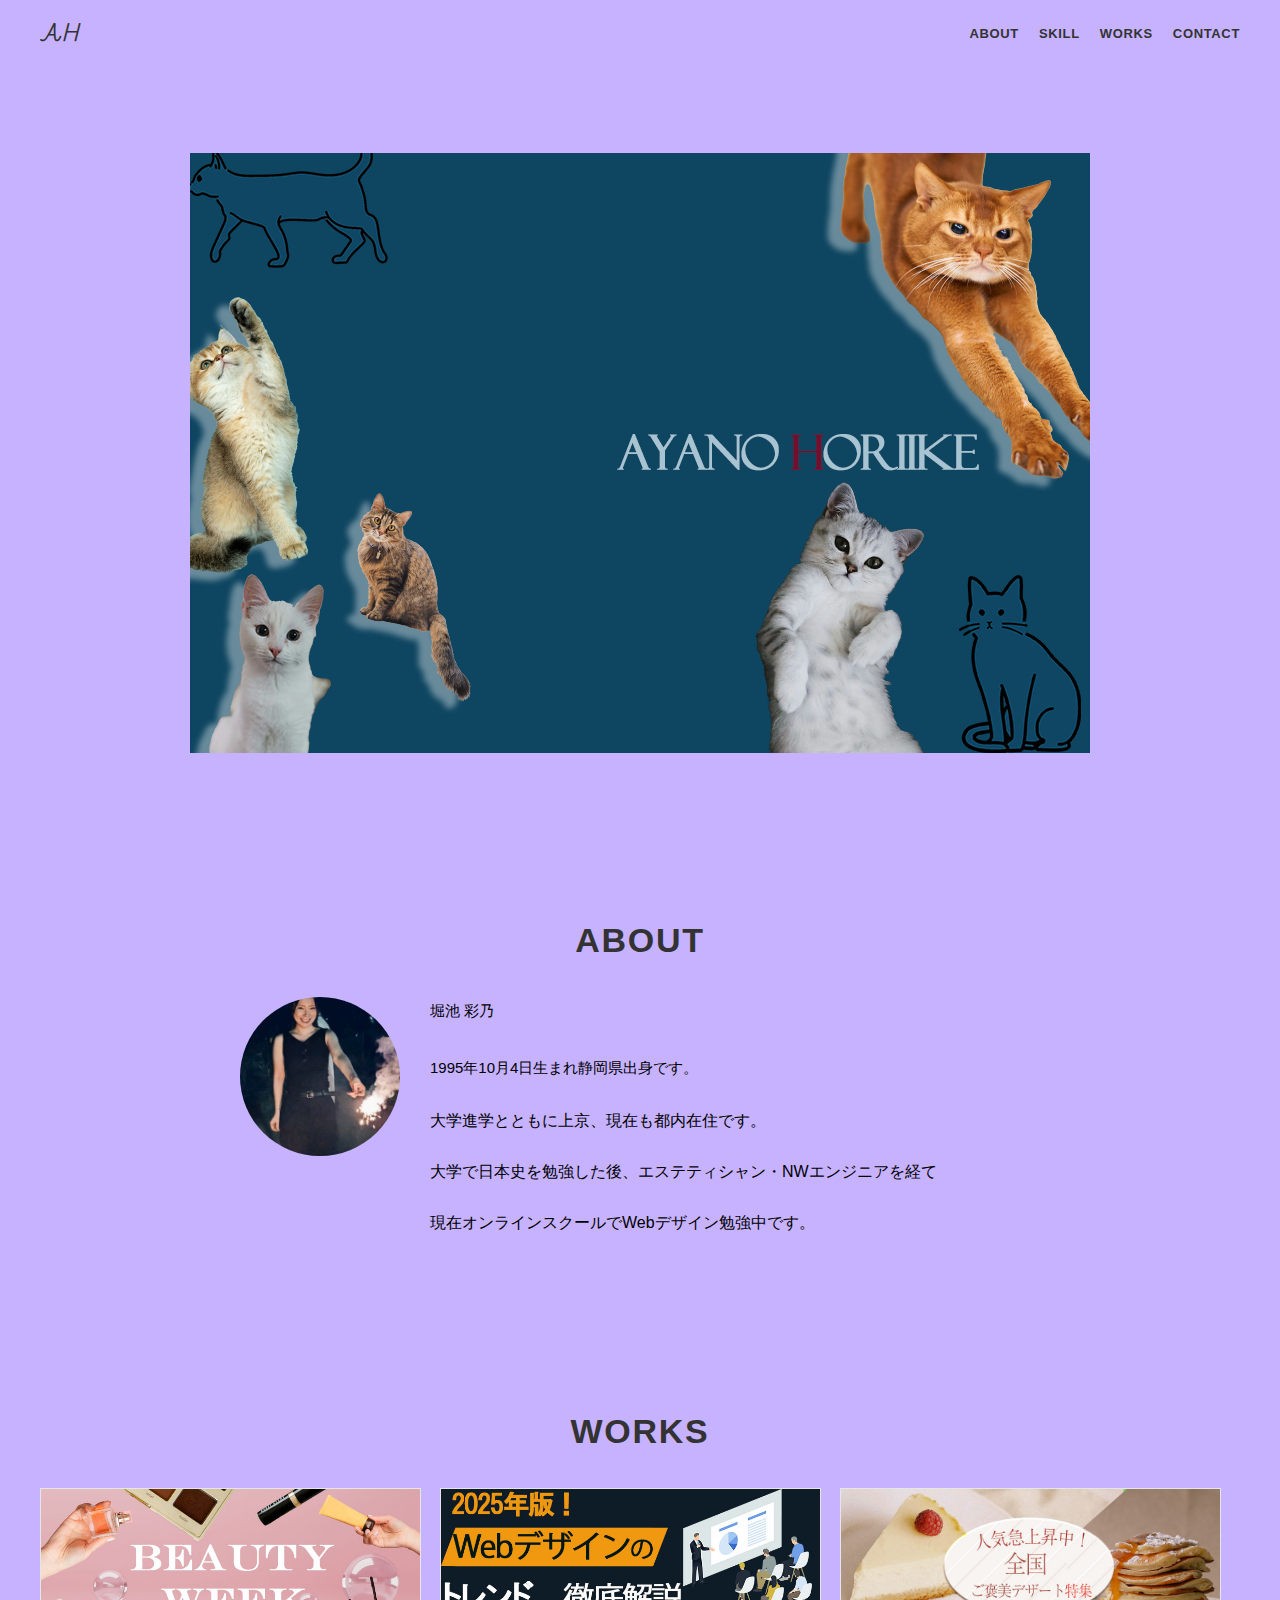
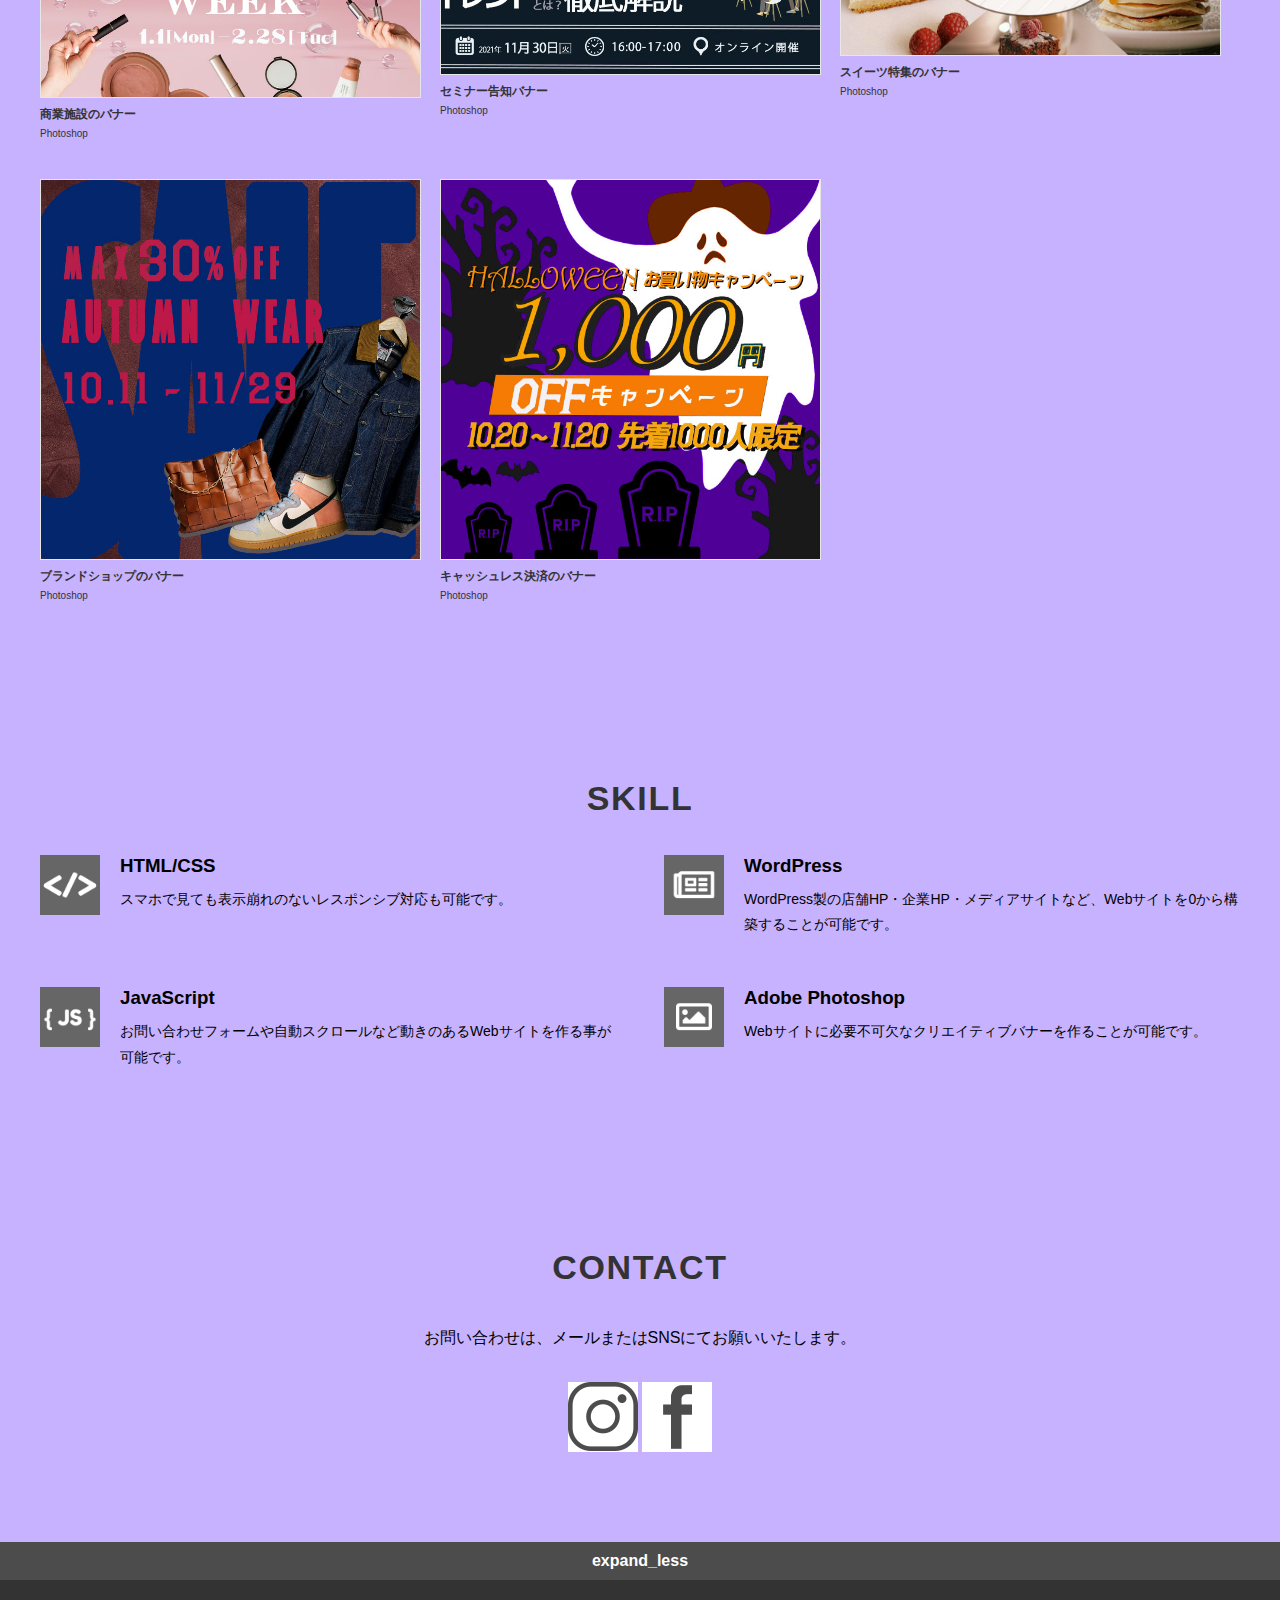
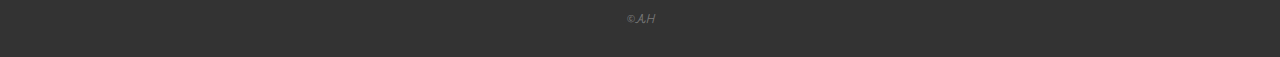
<file: index.html>
<!DOCTYPE html>
<html>

<head>
  <meta charset="UTF-8">
  <meta name="viewport" content="width=device-width, initial-scale=1.0">
  <meta name="description" content="WebデザイナーAYANO HORIIKEのポートフォリオページになります">
  <title>AH ポートフォリオ</title>
  <!-- 全体用フォント -->
  <link rel="preconnect" href="https://fonts.googleapis.com">
  <link rel="preconnect" href="https://fonts.gstatic.com" crossorigin>
  <link href="https://fonts.googleapis.com/css2?family=Noto+Sans+JP&family=Playwrite+DE+SAS:wght@100..400&display=swap" rel="stylesheet">
  <link href="css/ress.css" media="all" rel="stylesheet" type="text/css" />
  <link href="css/style.css" media="all" rel="stylesheet" type="text/css" />
  <!-- AH専用フォント -->
  <link rel="preconnect" href="https://fonts.googleapis.com">
  <link rel="preconnect" href="https://fonts.gstatic.com" crossorigin>
  <link href="https://fonts.googleapis.com/css2?family=Gravitas+One&family=Playwrite+DE+SAS:wght@100..400&family=Sirivennela&display=swap" rel="stylesheet">
  <link href="css/ress.css" media="all" rel="stylesheet" type="text/css" />
  <link href="css/style.css" media="all" rel="stylesheet" type="text/css" />
</head>

<body>
  <div class="wrapper">

    <!-- header -->
    <header class="header ">
      <div class="container">
        <h1 class="header-logo">
          <a href="#">AH</a>
        </h1>
        <nav class="gnav">
          <ul class="gnav-list">
            <li class="gnav-item"><a href="#about">ABOUT</a></li>
            <li class="gnav-item"><a href="#skill">SKILL</a></li>
            <li class="gnav-item"><a href="#works">WORKS</a></li>
            <li class="gnav-item"><a href="#contact">CONTACT</a></li>
          </ul>
        </nav>
      </div>
    </header>
    <!-- /header -->

    <main class="content">

      <!-- mv -->
      <div class="mv">
        <div class="mv-container">

          <!-- logo animation -->
          <div class="top-wrapper">
            <div class="top-logo">
              <div class="top_logo-text">
                <img src="img/portfolio_P.png" alt="P" class="char-img anime-text1">
                <img src="img/portfolio_O.png" alt="o" class="char-img anime-text2">
                <img src="img/portfolio_r.png" alt="r" class="char-img anime-text3">
                <img src="img/portfolio_t.png" alt="t" class="char-img anime-text4">
                <img src="img/portfolio_f.png" alt="f" class="char-img anime-text5">
                <img src="img/portfolio_O.png" alt="o" class="char-img anime-text6">
                <img src="img/portfolio_l.png" alt="l" class="char-img anime-text7">
                <img src="img/portfolio_i.png" alt="i" class="char-img anime-text8">
                <img src="img/portfolio_O.png" alt="o" class="char-img anime-text9">
              </div>
            </div>
          </div>

          <!-- main visual -->
          <img src="img/main_cat2.png" alt="メイン画像">
        
        </div>
      </div>
      <!-- /mv -->

      <!-- about -->
      <section class="about section" id="about">
        <div class="container">
          <h2 class="title">ABOUT</h2>
          <div class="profile">
            <p class="profile-img">
              <img src="img/about_ah2.png" alt="about">

            </p>
            <div class="profile-body">
              <p>堀池 彩乃</p>
              <p>
                1995年10月4日生まれ静岡県出身です。</p>
                大学進学とともに上京、現在も都内在住です。</p>
                大学で日本史を勉強した後、エステティシャン・NWエンジニアを経て</p>
                現在オンラインスクールでWebデザイン勉強中です。</p>
            </div>
          </div>
        </div>
      </section>
      <!-- /about -->

      <!-- works -->
      <section class="works section" id="works">
        <div class="container">
          <h2 class="title">WORKS</h2>
          <div class="works-list">
            <a class="works-item" href="works-1.html">
              <div class="works-img"><img src="img/works/photoshop1.jpeg" alt="Photoshop1" /></div>
              <p class="works-name">商業施設のバナー</p>
              <p class="works-info">Photoshop</p>
            </a>
            <a class="works-item" href="works-2.html">
              <div class="works-img"><img src="img/works/photoshop2.jpg" alt="Photoshop2" /></div>
              <p class="works-name">セミナー告知バナー</p>
              <p class="works-info">Photoshop</p>
            </a>
            <a class="works-item" href="works-3.html">
              <div class="works-img"><img src="img/works/photoshop3.jpeg" alt="Photoshop3" /></div>
              <p class="works-name">スイーツ特集のバナー</p>
              <p class="works-info">Photoshop</p>
            </a>
            <a class="works-item" href="works-4.html">
              <div class="works-img"><img src="img/works/photoshop4.jpeg" alt="Photoshop4" /></div>
              <p class="works-name">ブランドショップのバナー</p>
              <p class="works-info">Photoshop</p>
            </a>
            <a class="works-item" href="works-5.html">
              <div class="works-img"><img src="img/works/photoshop5.jpeg" alt="Photoshop5" /></div>
              <p class="works-name">キャッシュレス決済のバナー</p>
              <p class="works-info">Photoshop</p>
            </a>
          </div>
        </div>
      </section>
      <!-- /works -->

      <!-- skill -->
      <section class="skill section" id="skill">
        <div class="container">
          <h2 class="title">SKILL</h2>
          <div class="skill-list">
            <div class="skill-item">
              <p class="skill-img"><img src="img/skills/html.png" alt="html"></p>
              <div class="skill-body">
                <h3 class="skill-name">HTML/CSS</h3>
                <p class="skill-text">
                  スマホで見ても表示崩れのないレスポンシブ対応も可能です。</p>
              </div>
            </div>
            <div class="skill-item">
              <p class="skill-img"><img src="img/skills/wordpress.png" alt="wordpress"></p>
              <div class="skill-body">
                <h3 class="skill-name">WordPress</h3>
                <p class="skill-text">
                  WordPress製の店舗HP・企業HP・メディアサイトなど、Webサイトを0から構築することが可能です。</p>
              </div>
            </div>
            <div class="skill-item">
              <p class="skill-img"><img src="img/skills/js.png" alt="javascript"></p>
              <div class="skill-body">
                <h3 class="skill-name">JavaScript</h3>
                <p class="skill-text">
                  お問い合わせフォームや自動スクロールなど動きのあるWebサイトを作る事が可能です。</p>
              </div>
            </div>
            <div class="skill-item">
              <p class="skill-img"><img src="img/skills/photoshop.png" alt="photoshop"></p>
              <div class="skill-body">
                <h3 class="skill-name">Adobe Photoshop</h3>
                <p class="skill-text">
                  Webサイトに必要不可欠なクリエイティブバナーを作ることが可能です。</p>
              </div>
            </div>
          </div>
        </div>
      </section>
      <!-- /skill -->



      <!-- contact -->
      <section class="contact section" id="contact">
        <div class="container">
          <h2 class="title">CONTACT</h2>
          <p class="lead">
            お問い合わせは、<br class="sp-only">メールまたはSNSにてお願いいたします。
          </p>
          <div class="contact-list">
            <a href="http://instagram.com/" target="_blank">
              <img src="img/icon_instagram.gif" alt="Instagram">
            </a>
            <a href="http://facebook.com/" target="_blank">
              <img src="img/icon_facebook.gif" alt="Facebook">
            </a>
          </div>
        </div>
      </section>
      <!-- /contact -->
      <div class="page-top" id="js-page-top">
        <span class="material-icons-outlined">expand_less</span>
      </div>
    </main>

    <!-- footer -->
    <footer class="footer">
      <div class="copyright">&copy;AH
      </div>
    </footer>
    <!-- /footer -->

  </div>
  <script src="https://ajax.googleapis.com/ajax/libs/jquery/3.6.0/jquery.min.js"></script>
  <script type='text/javascript' src="js/script.js"></script>
</body>
</html>
</file>
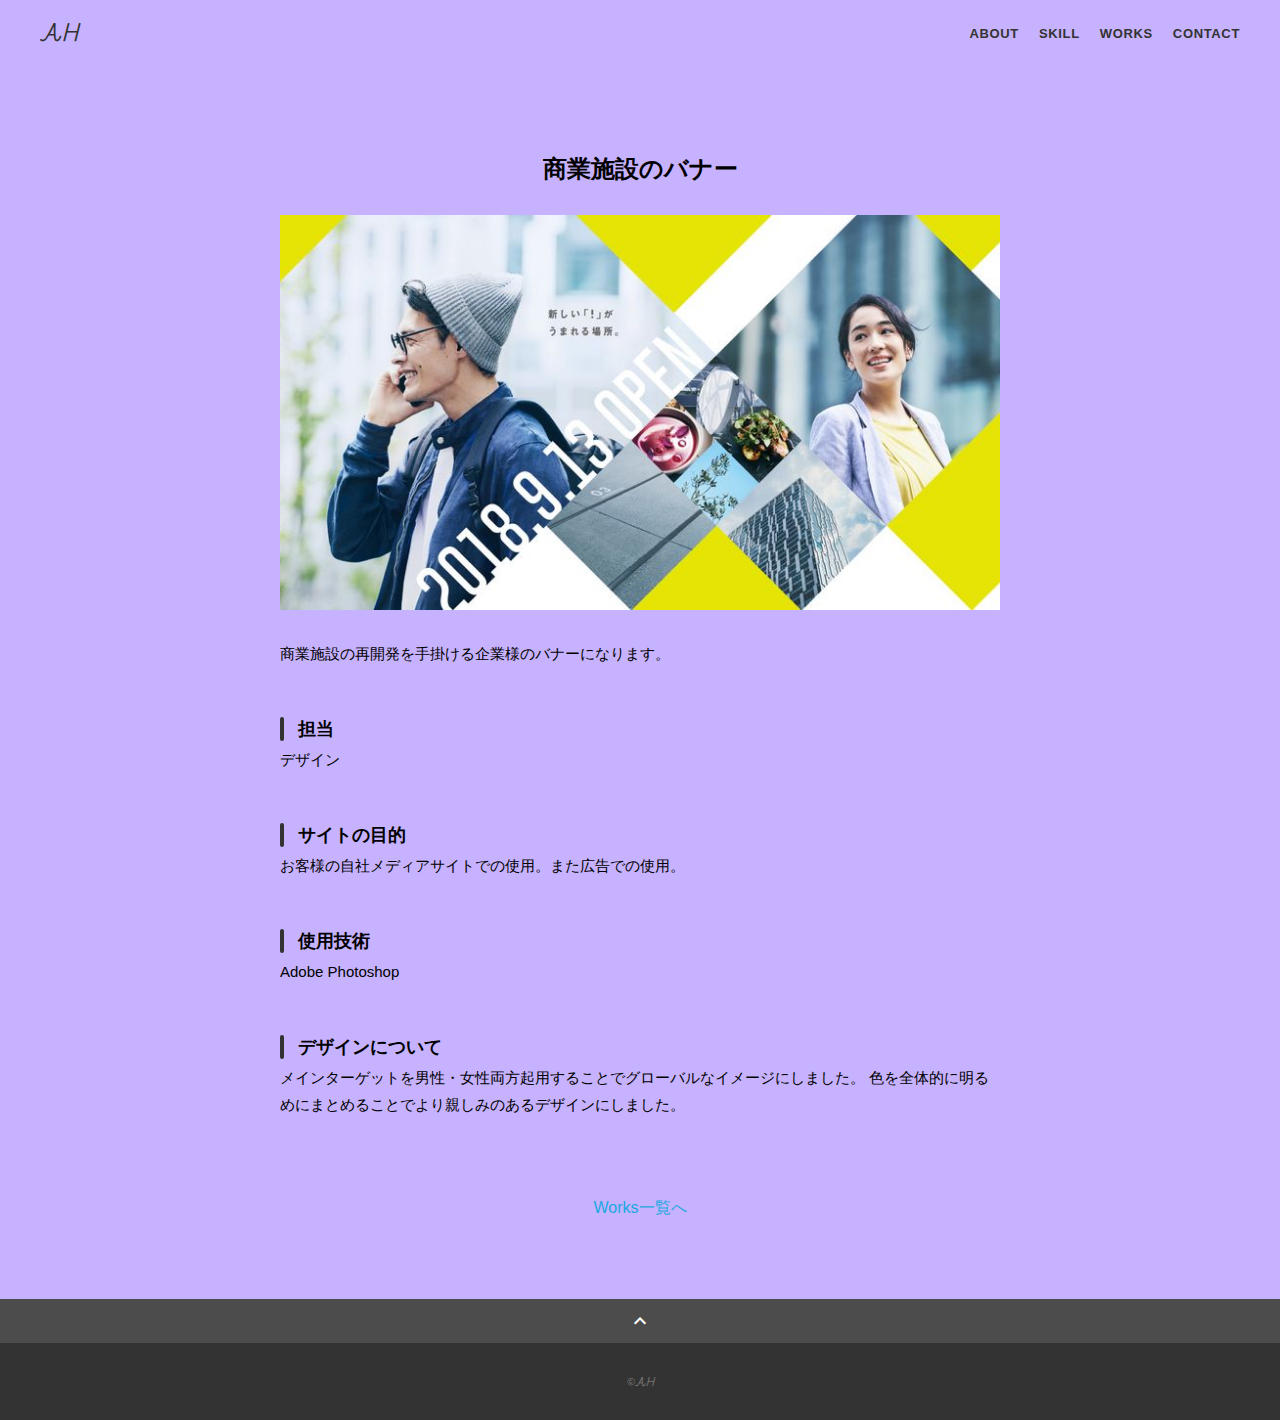
<file: works-1.html>
<!DOCTYPE html>
<html>
<head>
  <meta charset="utf-8">
  <meta name="viewport" content="width=device-width, initial-scale=1.0, maximum-scale=1.0, minimum-scale=1.0">
  <title>AH ポートフォリオ</title>
  <!-- 全体用フォント -->
  <link rel="preconnect" href="https://fonts.gstatic.com">
  <link href="https://fonts.googleapis.com/css2?family=Montserrat:wght@400;700&display=swap" rel="stylesheet">
  <link href="https://fonts.googleapis.com/css?family=Material+Icons+Outlined" rel="stylesheet">
  <link href="css/ress.css" media="all" rel="stylesheet" type="text/css" />
  <link href="css/style.css" media="all" rel="stylesheet" type="text/css" />
  <!-- AH専用フォント -->
  <link rel="preconnect" href="https://fonts.googleapis.com">
  <link rel="preconnect" href="https://fonts.gstatic.com" crossorigin>
  <link href="https://fonts.googleapis.com/css2?family=Gravitas+One&family=Playwrite+DE+SAS:wght@100..400&family=Sirivennela&display=swap" rel="stylesheet">
  <link href="css/ress.css" media="all" rel="stylesheet" type="text/css" />
  <link href="css/style.css" media="all" rel="stylesheet" type="text/css" />
</head>

<body>
  <div class="wrapper">

    <!-- header -->
    <header class="header ">
      <div class="container">
        <h1 class="header-logo">
          <a href="index.html">AH</a>
        </h1>
        <nav class="gnav">
          <ul class="gnav-list">
            <li class="gnav-item"><a href="index.html#about">ABOUT</a></li>
            <li class="gnav-item"><a href="index.html#skill">SKILL</a></li>
            <li class="gnav-item"><a href="index.html#works">WORKS</a></li>
            <li class="gnav-item"><a href="index.html#contact">CONTACT</a></li>
          </ul>
        </nav>
      </div>
    </header>
    <!-- /header -->

    <main class="content">

      <article class="article">
        <div class="article-container">
          <h2 class="article-title">商業施設のバナー</h2>
          <div class="article-body">
            <p style="text-align: center;">
              <img src="img/works-detail/photoshop1.jpeg" alt="">
            </p>
            <p>
              商業施設の再開発を手掛ける企業様のバナーになります。
            </p>
            <h3>担当</h3>
            <p>デザイン</p>
            <h3>サイトの目的</h3>
            <p>お客様の自社メディアサイトでの使用。また広告での使用。</p>
            <h3>使用技術</h3>
            <p>Adobe Photoshop</p>
            <h3>デザインについて</h3>
            <p>
              メインターゲットを男性・女性両方起用することでグローバルなイメージにしました。
              色を全体的に明るめにまとめることでより親しみのあるデザインにしました。</p>
            </p>
          </div>
          <div class="home-link">
            <a href="index.html#works">Works一覧へ</a>
          </div>
        </div>
      </article>

      <div class="page-top" id="js-page-top">
        <span class="material-icons-outlined">expand_less</span>
      </div>
    </main>

    <!-- footer -->
    <footer class="footer">
      <div class="copyright">&copy;AH</div>
    </footer>
    <!-- /footer -->

  </div>
  <script src="https://ajax.googleapis.com/ajax/libs/jquery/3.6.0/jquery.min.js"></script>
  <script type='text/javascript' src="js/script.js"></script>
</body>
</html>
</file>
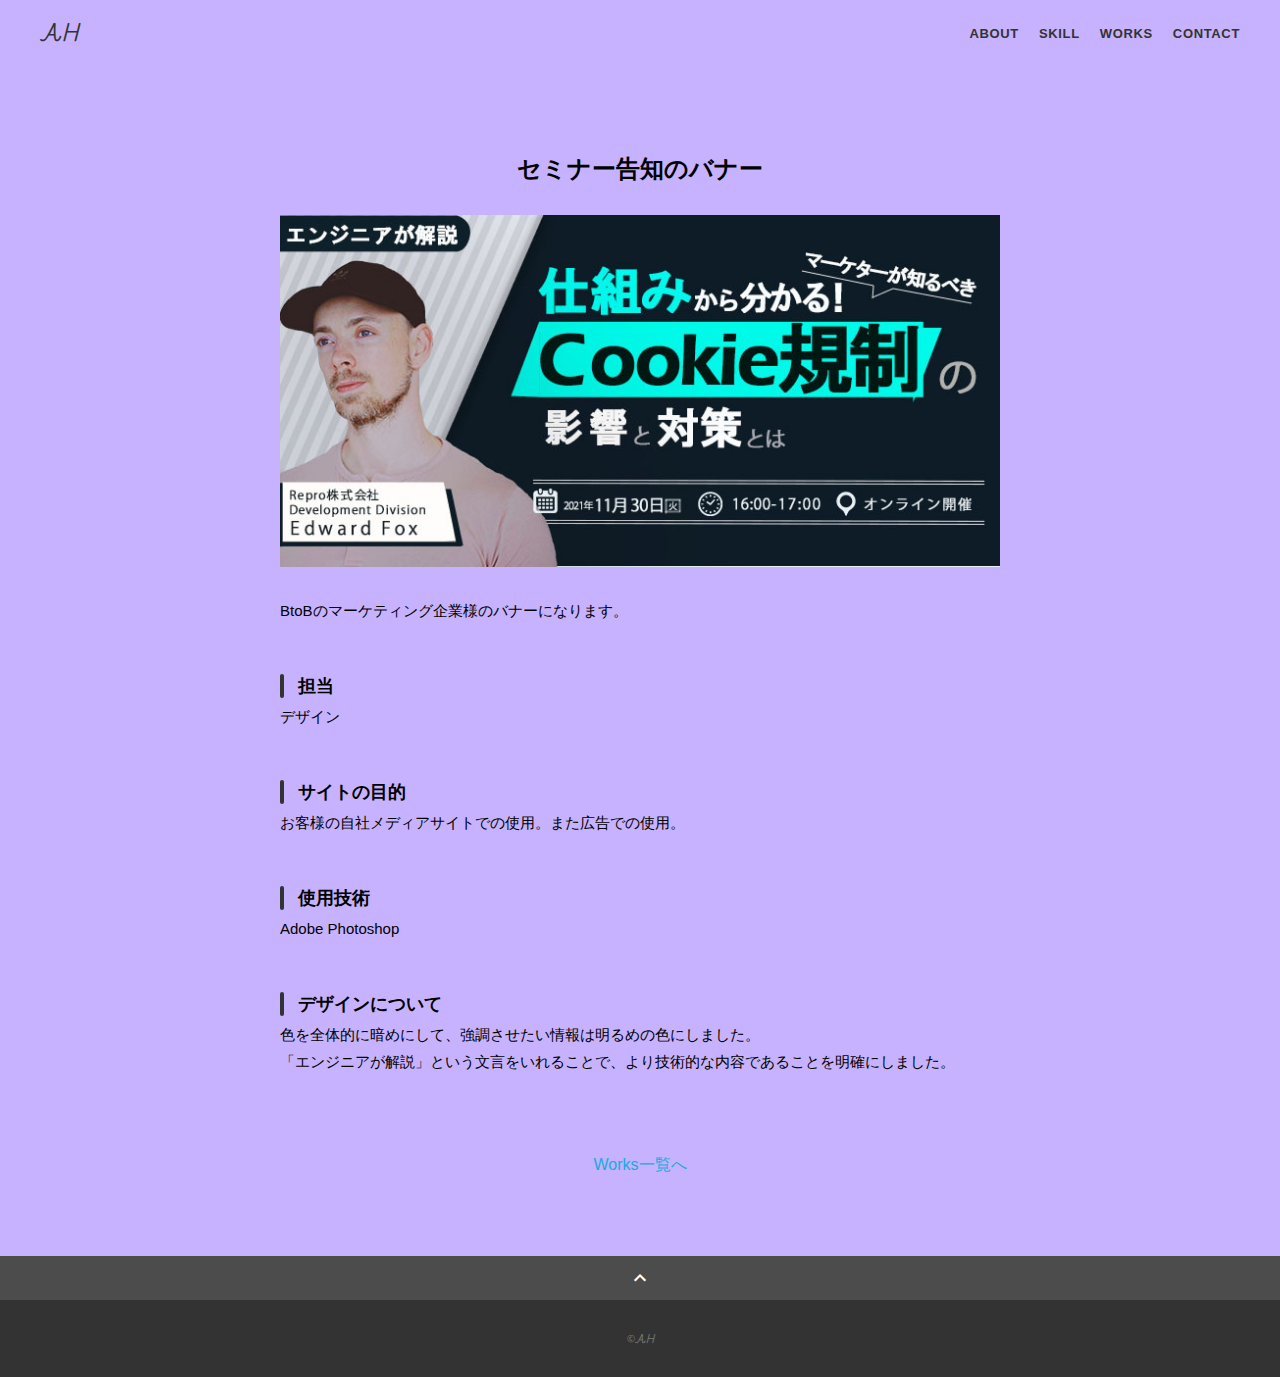
<file: works-2.html>
<!DOCTYPE html>
<html>
<head>
  <meta charset="utf-8">
  <meta name="viewport" content="width=device-width, initial-scale=1.0, maximum-scale=1.0, minimum-scale=1.0">
  <title>AH ポートフォリオ</title>
  <!-- 全体用フォント -->
  <link rel="preconnect" href="https://fonts.gstatic.com">
  <link href="https://fonts.googleapis.com/css2?family=Montserrat:wght@400;700&display=swap" rel="stylesheet">
  <link href="https://fonts.googleapis.com/css?family=Material+Icons+Outlined" rel="stylesheet">
  <link href="css/ress.css" media="all" rel="stylesheet" type="text/css" />
  <link href="css/style.css" media="all" rel="stylesheet" type="text/css" />
  <!-- AH専用フォント -->
  <link rel="preconnect" href="https://fonts.googleapis.com">
  <link rel="preconnect" href="https://fonts.gstatic.com" crossorigin>
  <link href="https://fonts.googleapis.com/css2?family=Gravitas+One&family=Playwrite+DE+SAS:wght@100..400&family=Sirivennela&display=swap" rel="stylesheet">
  <link href="css/ress.css" media="all" rel="stylesheet" type="text/css" />
  <link href="css/style.css" media="all" rel="stylesheet" type="text/css" />
</head>

<body>
  <div class="wrapper">

    <!-- header -->
    <header class="header ">
      <div class="container">
        <h1 class="header-logo">
          <a href="index.html">AH</a>
        </h1>
        <nav class="gnav">
          <ul class="gnav-list">
            <li class="gnav-item"><a href="index.html#about">ABOUT</a></li>
            <li class="gnav-item"><a href="index.html#skill">SKILL</a></li>
            <li class="gnav-item"><a href="index.html#works">WORKS</a></li>
            <li class="gnav-item"><a href="index.html#contact">CONTACT</a></li>
          </ul>
        </nav>
      </div>
    </header>
    <!-- /header -->

    <main class="content">

      <article class="article">
        <div class="article-container">
          <h2 class="article-title">セミナー告知のバナー</h2>
          <div class="article-body">
            <p style="text-align: center;">
              <img src="img/works-detail/photoshop2.jpg" alt="">
            </p>
            <p>
              BtoBのマーケティング企業様のバナーになります。
            </p>
            <h3>担当</h3>
            <p>デザイン</p>
            <h3>サイトの目的</h3>
            <p>お客様の自社メディアサイトでの使用。また広告での使用。</p>
            <h3>使用技術</h3>
            <p>Adobe Photoshop</p>
            <h3>デザインについて</h3>
            <p>
              色を全体的に暗めにして、強調させたい情報は明るめの色にしました。
              <br>
              「エンジニアが解説」という文言をいれることで、より技術的な内容であることを明確にしました。</p>
            </p>
          </div>
          <div class="home-link">
            <a href="index.html#works">Works一覧へ</a>
          </div>
        </div>
      </article>

      <div class="page-top" id="js-page-top">
        <span class="material-icons-outlined">expand_less</span>
      </div>
    </main>

    <!-- footer -->
    <footer class="footer">
      <div class="copyright">&copy;AH</div>
    </footer>
    <!-- /footer -->

  </div>
  <script src="https://ajax.googleapis.com/ajax/libs/jquery/3.6.0/jquery.min.js"></script>
  <script type='text/javascript' src="js/script.js"></script>
</body>
</html>
</file>
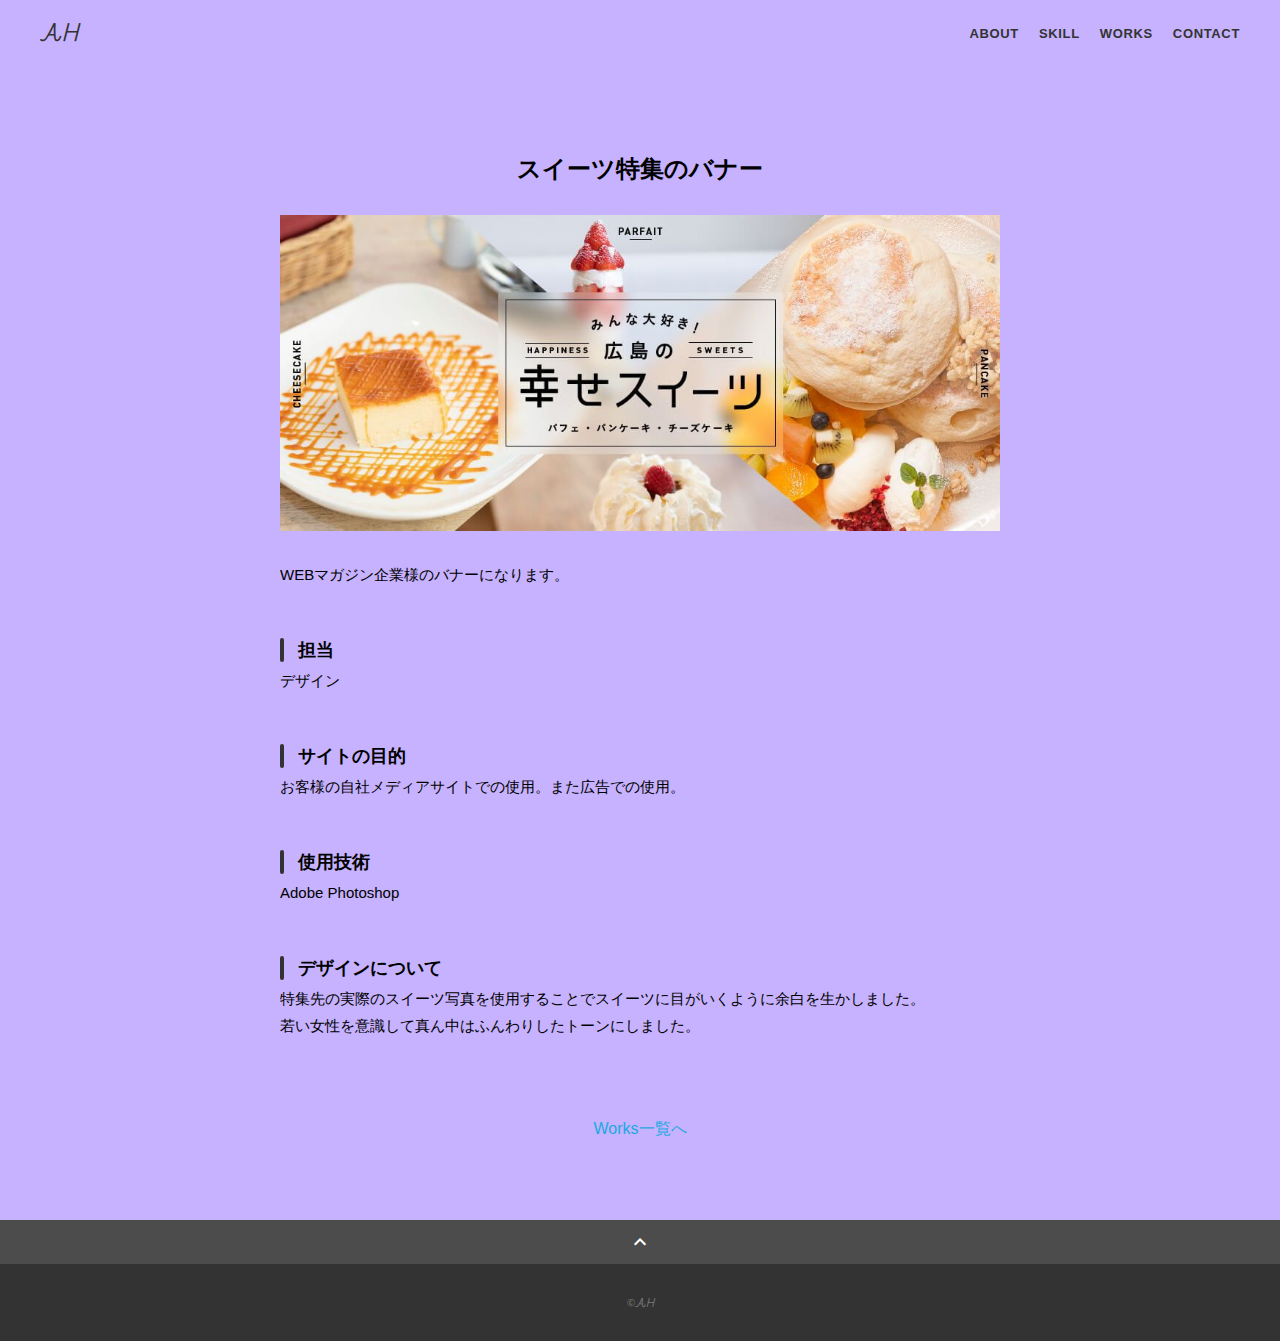
<file: works-3.html>
<!DOCTYPE html>
<html>
<head>
  <meta charset="utf-8">
  <meta name="viewport" content="width=device-width, initial-scale=1.0, maximum-scale=1.0, minimum-scale=1.0">
  <title>AH ポートフォリオ</title>
  <!-- 全体用フォント -->
  <link rel="preconnect" href="https://fonts.gstatic.com">
  <link href="https://fonts.googleapis.com/css2?family=Montserrat:wght@400;700&display=swap" rel="stylesheet">
  <link href="https://fonts.googleapis.com/css?family=Material+Icons+Outlined" rel="stylesheet">
  <link href="css/ress.css" media="all" rel="stylesheet" type="text/css" />
  <link href="css/style.css" media="all" rel="stylesheet" type="text/css" />
  <!-- AH専用フォント -->
  <link rel="preconnect" href="https://fonts.googleapis.com">
  <link rel="preconnect" href="https://fonts.gstatic.com" crossorigin>
  <link href="https://fonts.googleapis.com/css2?family=Gravitas+One&family=Playwrite+DE+SAS:wght@100..400&family=Sirivennela&display=swap" rel="stylesheet">
  <link href="css/ress.css" media="all" rel="stylesheet" type="text/css" />
  <link href="css/style.css" media="all" rel="stylesheet" type="text/css" />
</head>

<body>
  <div class="wrapper">

    <!-- header -->
    <header class="header ">
      <div class="container">
        <h1 class="header-logo">
          <a href="index.html">AH</a>
        </h1>
        <nav class="gnav">
          <ul class="gnav-list">
            <li class="gnav-item"><a href="index.html#about">ABOUT</a></li>
            <li class="gnav-item"><a href="index.html#skill">SKILL</a></li>
            <li class="gnav-item"><a href="index.html#works">WORKS</a></li>
            <li class="gnav-item"><a href="index.html#contact">CONTACT</a></li>
          </ul>
        </nav>
      </div>
    </header>
    <!-- /header -->

    <main class="content">

      <article class="article">
        <div class="article-container">
          <h2 class="article-title">スイーツ特集のバナー</h2>
          <div class="article-body">
            <p style="text-align: center;">
              <img src="img/works-detail/photoshop3.jpeg" alt="">
            </p>
            <p>
              WEBマガジン企業様のバナーになります。
            </p>
            <h3>担当</h3>
            <p>デザイン</p>
            <h3>サイトの目的</h3>
            <p>お客様の自社メディアサイトでの使用。また広告での使用。</p>
            <h3>使用技術</h3>
            <p>Adobe Photoshop</p>
            <h3>デザインについて</h3>
            <p>
              特集先の実際のスイーツ写真を使用することでスイーツに目がいくように余白を生かしました。
              <br>
              若い女性を意識して真ん中はふんわりしたトーンにしました。</p>
            </p>
          </div>
          <div class="home-link">
            <a href="index.html#works">Works一覧へ</a>
          </div>
        </div>
      </article>

      <div class="page-top" id="js-page-top">
        <span class="material-icons-outlined">expand_less</span>
      </div>
    </main>

    <!-- footer -->
    <footer class="footer">
      <div class="copyright">&copy;AH</div>
    </footer>
    <!-- /footer -->

  </div>
  <script src="https://ajax.googleapis.com/ajax/libs/jquery/3.6.0/jquery.min.js"></script>
  <script type='text/javascript' src="js/script.js"></script>
</body>
</html>
</file>
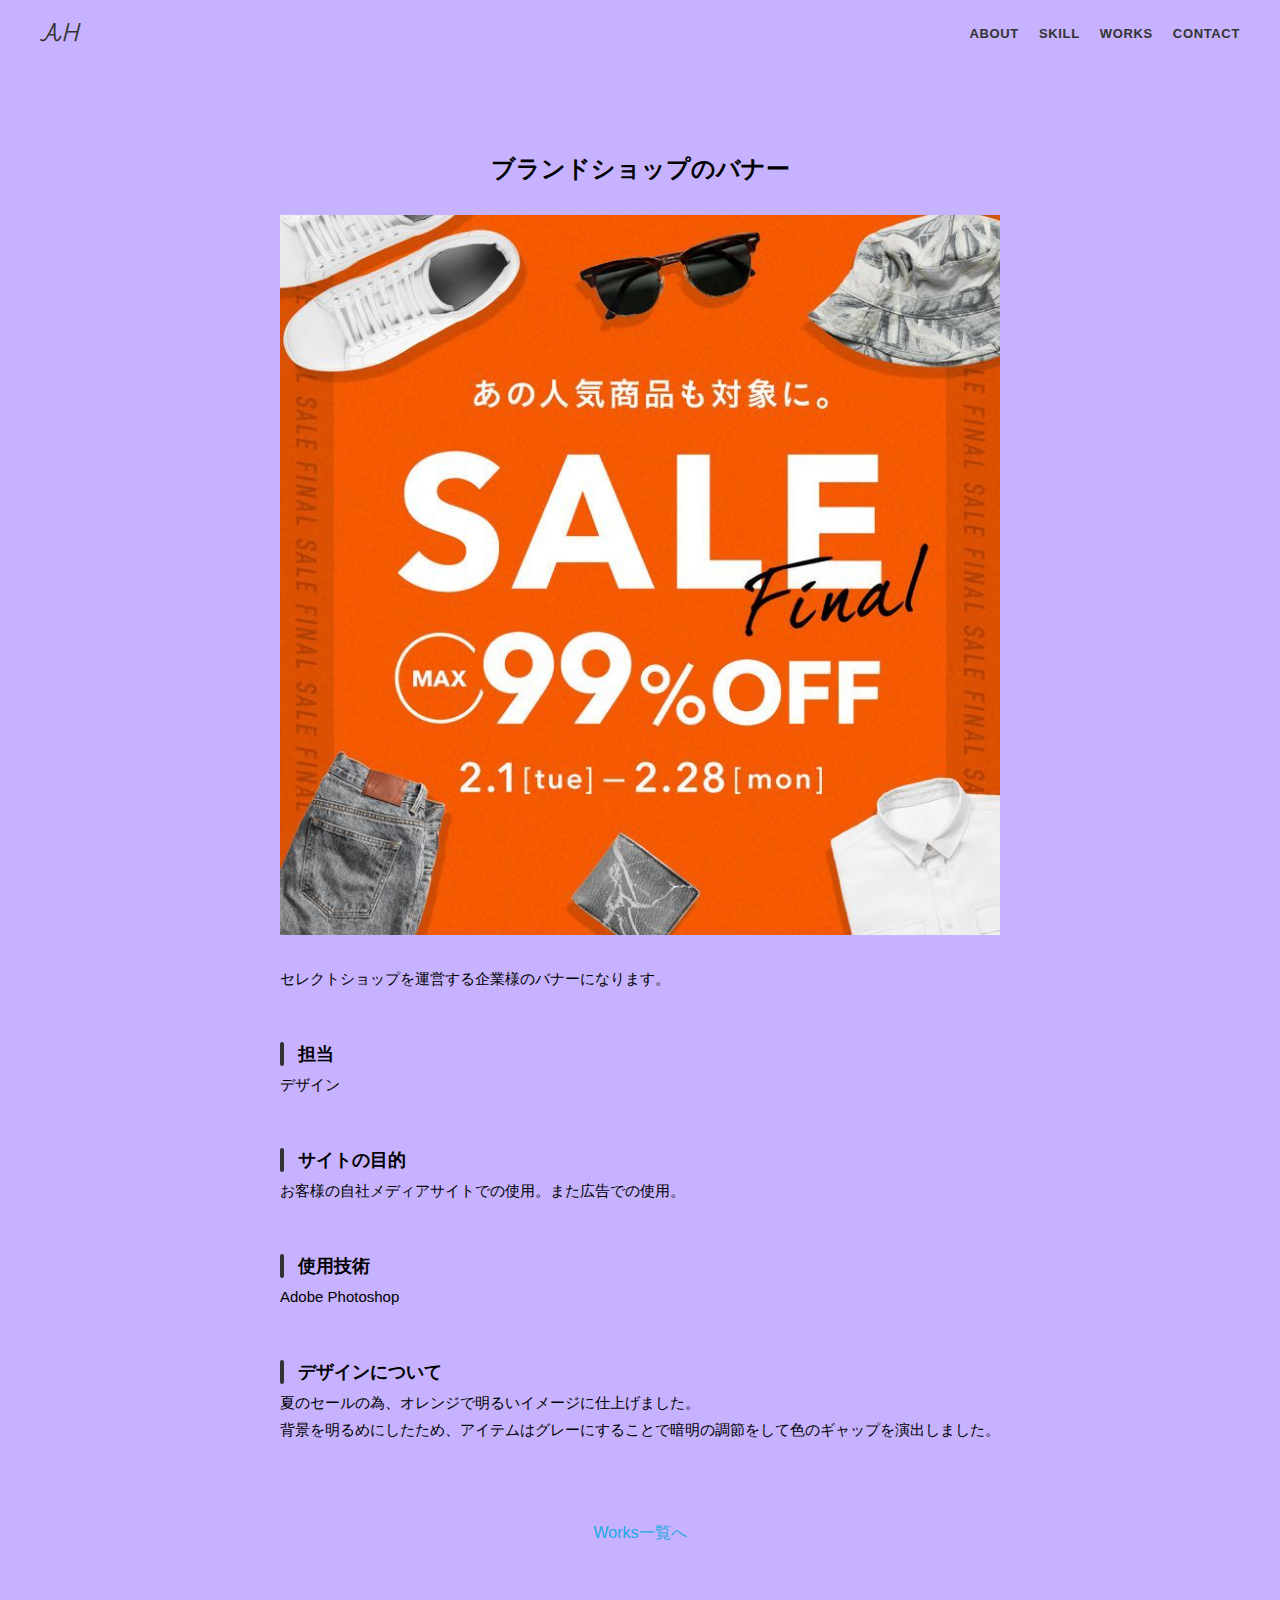
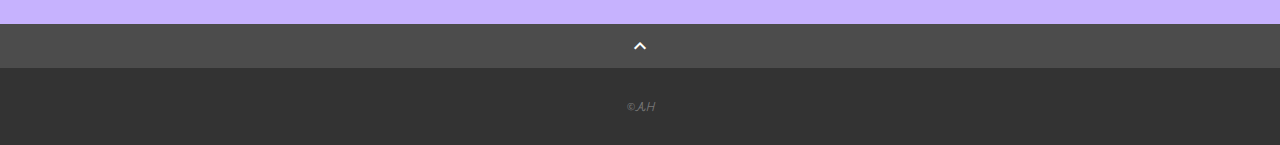
<file: works-4.html>
<!DOCTYPE html>
<html>
<head>
  <meta charset="utf-8">
  <meta name="viewport" content="width=device-width, initial-scale=1.0, maximum-scale=1.0, minimum-scale=1.0">
  <title>AH ポートフォリオ</title>
  <!-- 全体用フォント -->
  <link rel="preconnect" href="https://fonts.gstatic.com">
  <link href="https://fonts.googleapis.com/css2?family=Montserrat:wght@400;700&display=swap" rel="stylesheet">
  <link href="https://fonts.googleapis.com/css?family=Material+Icons+Outlined" rel="stylesheet">
  <link href="css/ress.css" media="all" rel="stylesheet" type="text/css" />
  <link href="css/style.css" media="all" rel="stylesheet" type="text/css" />
  <!-- AH専用フォント -->
  <link rel="preconnect" href="https://fonts.googleapis.com">
  <link rel="preconnect" href="https://fonts.gstatic.com" crossorigin>
  <link href="https://fonts.googleapis.com/css2?family=Gravitas+One&family=Playwrite+DE+SAS:wght@100..400&family=Sirivennela&display=swap" rel="stylesheet">
  <link href="css/ress.css" media="all" rel="stylesheet" type="text/css" />
  <link href="css/style.css" media="all" rel="stylesheet" type="text/css" />
</head>

<body>
  <div class="wrapper">

    <!-- header -->
    <header class="header ">
      <div class="container">
        <h1 class="header-logo">
          <a href="index.html">AH</a>
        </h1>
        <nav class="gnav">
          <ul class="gnav-list">
            <li class="gnav-item"><a href="index.html#about">ABOUT</a></li>
            <li class="gnav-item"><a href="index.html#skill">SKILL</a></li>
            <li class="gnav-item"><a href="index.html#works">WORKS</a></li>
            <li class="gnav-item"><a href="index.html#contact">CONTACT</a></li>
          </ul>
        </nav>
      </div>
    </header>
    <!-- /header -->

    <main class="content">

      <article class="article">
        <div class="article-container">
          <h2 class="article-title">ブランドショップのバナー</h2>
          <div class="article-body">
            <p style="text-align: center;">
              <img src="img/works-detail/photoshop4.jpeg" alt="">
            </p>
            <p>
              セレクトショップを運営する企業様のバナーになります。
            </p>
            <h3>担当</h3>
            <p>デザイン</p>
            <h3>サイトの目的</h3>
            <p>お客様の自社メディアサイトでの使用。また広告での使用。</p>
            <h3>使用技術</h3>
            <p>Adobe Photoshop</p>
            <h3>デザインについて</h3>
            <p>
              夏のセールの為、オレンジで明るいイメージに仕上げました。
              <br>
              背景を明るめにしたため、アイテムはグレーにすることで暗明の調節をして色のギャップを演出しました。</p>
            </p>
          </div>
          <div class="home-link">
            <a href="index.html#works">Works一覧へ</a>
          </div>
        </div>
      </article>

      <div class="page-top" id="js-page-top">
        <span class="material-icons-outlined">expand_less</span>
      </div>
    </main>

    <!-- footer -->
    <footer class="footer">
      <div class="copyright">&copy;AH</div>
    </footer>
    <!-- /footer -->

  </div>
  <script src="https://ajax.googleapis.com/ajax/libs/jquery/3.6.0/jquery.min.js"></script>
  <script type='text/javascript' src="js/script.js"></script>
</body>
</html>
</file>
<file: css/ress.css>
/*!
 * ress.css • v3.0.1
 * MIT License
 * github.com/filipelinhares/ress
 */

/* # =================================================================
   # Global selectors
   # ================================================================= */

html {
  box-sizing: border-box;
  word-break: normal;
  -moz-tab-size: 4;
  tab-size: 4;

  -webkit-text-size-adjust: 100%; /* Prevent adjustments of font size after orientation changes in iOS */
}

*,
::before,
::after {
  box-sizing: inherit;
  background-repeat: no-repeat; /* Set `background-repeat: no-repeat` to all elements and pseudo elements */
}

::before,
::after {
  vertical-align: inherit;
  text-decoration: inherit; /* Inherit text-decoration and vertical align to ::before and ::after pseudo elements */
}

* {
  margin: 0;
  padding: 0; /* Reset `padding` and `margin` of all elements */
}

/* # =================================================================
   # General elements
   # ================================================================= */

hr {
  overflow: visible; /* Show the overflow in Edge and IE */
  height: 0; /* Add the correct box sizing in Firefox */
}

details,
main {
  display: block; /* Render the `main` element consistently in IE. */
}

summary {
  display: list-item; /* Add the correct display in all browsers */
}

small {
  font-size: 80%; /* Set font-size to 80% in `small` elements */
}

[hidden] {
  display: none; /* Add the correct display in IE */
}

abbr[title] {
  /* Add the correct text decoration in Chrome, Edge, IE, Opera, and Safari */
  text-decoration: underline;
  text-decoration: underline dotted;
  border-bottom: none; /* Remove the bottom border in Chrome 57 */
}

a {
  background-color: transparent; /* Remove the gray background on active links in IE 10 */
}

a:active,
a:hover {
  outline-width: 0; /* Remove the outline when hovering in all browsers */
}

code,
kbd,
pre,
samp {
  font-family: monospace, monospace; /* Specify the font family of code elements */
}

pre {
  font-size: 1em; /* Correct the odd `em` font sizing in all browsers */
}

b,
strong {
  font-weight: bolder; /* Add the correct font weight in Chrome, Edge, and Safari */
}

/* https://gist.github.com/unruthless/413930 */
sub,
sup {
  position: relative;
  font-size: 75%;
  line-height: 0;
  vertical-align: baseline;
}

sub {
  bottom: -.25em;
}

sup {
  top: -.5em;
}

/* # =================================================================
   # Forms
   # ================================================================= */

input {
  border-radius: 0;
}

/* Replace pointer cursor in disabled elements */
[disabled] {
  cursor: default;
}

[type="number"]::-webkit-container-spin-button,
[type="number"]::-webkit-outer-spin-button {
  height: auto; /* Correct the cursor style of increment and decrement buttons in Chrome */
}

[type="search"] {
  outline-offset: -2px; /* Correct the outline style in Safari */

  -webkit-appearance: textfield; /* Correct the odd appearance in Chrome and Safari */
}

[type="search"]::-webkit-search-decoration {
  -webkit-appearance: none; /* Remove the container padding in Chrome and Safari on macOS */
}

textarea {
  overflow: auto; /* Internet Explorer 11+ */
  resize: vertical; /* Specify textarea resizability */
}

button,
input,
optgroup,
select,
textarea {
  font: inherit; /* Specify font inheritance of form elements */
}

optgroup {
  font-weight: bold; /* Restore the font weight unset by the previous rule */
}

button {
  overflow: visible; /* Address `overflow` set to `hidden` in IE 8/9/10/11 */
}

button,
select {
  text-transform: none; /* Firefox 40+, Internet Explorer 11- */
}

/* Apply cursor pointer to button elements */
button,
[type="button"],
[type="reset"],
[type="submit"],
[role="button"] {
  cursor: pointer;
  color: inherit;
}

/* Remove container padding and border in Firefox 4+ */
button::-moz-focus-container,
[type="button"]::-moz-focus-container,
[type="reset"]::-moz-focus-container,
[type="submit"]::-moz-focus-container {
  padding: 0;
  border-style: none;
}

/* Replace focus style removed in the border reset above */
button:-moz-focusring,
[type="button"]::-moz-focus-container,
[type="reset"]::-moz-focus-container,
[type="submit"]::-moz-focus-container {
  outline: 1px dotted ButtonText;
}

button,
html [type="button"],
/* Prevent a WebKit bug where (2) destroys native `audio` and `video`controls in Android 4 */
[type="reset"],
[type="submit"] {
  -webkit-appearance: button; /* Correct the inability to style clickable types in iOS */
}

/* Remove the default button styling in all browsers */
button,
input,
select,
textarea {
  border-style: none;
  background-color: transparent;
}

/* Style select like a standard input */
select {
  -webkit-appearance: none; /* Chrome 41+ */
  -moz-appearance: none; /* Firefox 36+ */
}

select::-ms-expand {
  display: none; /* Internet Explorer 11+ */
}

select::-ms-value {
  color: currentColor; /* Internet Explorer 11+ */
}

legend {
  display: table; /* Correct the text wrapping in Edge and IE */
  max-width: 100%; /* Correct the text wrapping in Edge and IE */
  max-width: 100%; /* Correct the text wrapping in Edge 18- and IE */
  white-space: normal; /* Correct the text wrapping in Edge and IE */
  color: inherit; /* Correct the color inheritance from `fieldset` elements in IE */
  border: 0; /* Correct `color` not being inherited in IE 8/9/10/11 */
}

::-webkit-file-upload-button {
  font: inherit; /* Change font properties to `inherit` in Chrome and Safari */
  color: inherit;
  /* Correct the inability to style clickable types in iOS and Safari */

  -webkit-appearance: button;
}

/* # =================================================================
   # Specify media element style
   # ================================================================= */

img {
  border-style: none; /* Remove border when inside `a` element in IE 8/9/10 */
}

/* Add the correct vertical alignment in Chrome, Firefox, and Opera */
progress {
  vertical-align: baseline;
}

/* # =================================================================
   # Accessibility
   # ================================================================= */

/* Hide content from screens but not screenreaders */
@media screen {
  [hidden~="screen"] {
    display: inherit;
  }
  [hidden~="screen"]:not(:active):not(:focus):not(:target) {
    position: absolute !important;
    clip: rect(0 0 0 0) !important;
  }
}

/* Specify the progress cursor of updating elements */
[aria-busy="true"] {
  cursor: progress;
}

/* Specify the pointer cursor of trigger elements */
[aria-controls] {
  cursor: pointer;
}

/* Specify the unstyled cursor of disabled, not-editable, or otherwise inoperable elements */
[aria-disabled] {
  cursor: default;
}
</file>
<file: css/style.css>
@charset "UTF-8";
body {
  font-family: 'Zen Maru Gothic', 'Libre Baskerville', sans-serif;
  font-size: 100%;
  background-color: 0e4663;
}

a {
  transition: opacity .3s;
  text-decoration: none;
  color: #1ca9e3;
}

img {
  max-width: 100%;
  height: auto;
  vertical-align: bottom;
  border-style: none;
}



.pc-only {
  display: block;
}

.sp-only {
  display: none;
}

/*--------------------------------
 レイアウト
---------------------------------*/
.wrapper {
  padding-top: 73px;
  background-color: #c6b2fe;
  min-height: 100vh;
}

.section {
  padding: 90px 0;
}

.container {
  max-width: 1340px;
  margin: 0 auto;
  padding: 0 40px;
}

/*--------------------------------
 見出し
---------------------------------*/
.title {
  font-size: 34px;
  font-weight: bold;
  line-height: 1;
  margin-bottom: 40px;
  text-align: center;
  letter-spacing: .05em;
  color: #333;
}

.lead {
  font-size: 16px;
  line-height: 1.8;
  margin-bottom: 30px;
}

/*--------------------------------
ヘッダー
---------------------------------*/
.header {
  position: fixed;
  top: 0;
  z-index: 1;
  width: 100%;
  background-color: #c6b2fe;
}

.header .container {
  display: flex;
  align-items: center;
  justify-content: space-between;
  padding: 20px 40px;
}

.header-logo {
  font-size: 20px;
  font-weight: bold;
  line-height: 1.2;
  margin-right: 20px;
  letter-spacing: .05em;
}

.header-logo a {
  font-family: "Playwrite DE SAS", cursive;
  font-optical-sizing: auto;
  font-style: normal;
  color: #333;
}

.gnav-list {
  display: flex;
  justify-content: space-between;
  list-style: none;
}

.gnav-item:not(:last-child) {
  margin-right: 20px;
}

.gnav-item a {
  position: relative;
  font-size: 13px;
  font-weight: bold;
  display: inline-block;
  padding: 5px 0;
  transition: .3s;
  letter-spacing: .05em;
  color: #333;
}
.gnav-item a:after {
  position: absolute;
  bottom: 0;
  left: 50%;
  width: 0;
  height: 3px;
  content: "";
  transition: .3s;
  -webkit-transform: translateX(-50%);
  transform: translateX(-50%);
  background-color: #333;
}

.gnav-item a:hover:after {
  width: 100%;
}

/*--------------------------------
 メインビジュアル
---------------------------------*/
.mv {
  display: flex;
  align-items: center;
  justify-content: center;
  padding: 80px 0;
}

.mv-container {
  position: relative;
  width: 100%;
  max-width: 900px;
  aspect-ratio: 3 / 2;
  margin: 0 auto;
  transform-origin: center top;
  transform: scale(clamp(0.5, 100vw / 1950, 1));
  transition: transform 0.3s ease;
}

.mv-container img {
  width: 100%;
  height: auto;
  display: block;
  object-fit: cover;
}

.top_logo-text {
  position: relative;
  width: 100%;
  height: 100%;
}

.char-img {
  position: absolute;
  opacity: 0;
  animation: fadeIn 1s ease-out forwards;
  transform-origin: center;
}

.anime-text1 { top: -50%; left: -13.02%; scale: 0.12; animation-delay: 0s; }
.anime-text2 { top: -20%; left: -10.16%; scale: 0.08; animation-delay: 0.2s; }
.anime-text3 { top: -39.07%; left: -6.25%; scale: 0.10; animation-delay: 0.4s; }
.anime-text4 { top: -92.0%;  left: -2.34%; scale: 0.07; animation-delay: 0.6s; }
.anime-text5 { top: -129.3%; left: 1.04%;  scale: 0.07; animation-delay: 0.8s; }
.anime-text6 { top: -53.8%;  left: 3.65%;  scale: 0.08; animation-delay: 1.0s; }
.anime-text7 { top: -156.2%; left: 7.29%;  scale: 0.07; animation-delay: 1.2s; }
.anime-text8 { top: -208.3%; left: 10.42%; scale: 0.05; animation-delay: 1.4s; }
.anime-text9 { top: -52.1%;  left: 13.54%; scale: 0.08; animation-delay: 1.6s; }

/* アニメーション */
@keyframes fadeIn {
  0% {
    opacity: 0;
    transform: translateY(20px) scale(0.95);
  }
  100% {
    opacity: 1;
    transform: translateY(0) scale(1);
  }
}

/*--------------------------------
 Works
---------------------------------*/
.works-list {
  display: flex;
  flex-wrap: wrap;
  margin-bottom: -40px;
}

.works-item {
  width: 31.74603%;
  margin-right: 1.58730%;
  margin-bottom: 40px;
  color: #333;
}

.works-item:hover {
  opacity: .9;
}

.works-item:nth-of-type(3n) {
  margin-right: 0;
}

.works-img img {
  border: 1px solid #e6e6e6;
}

.works-name {
  font-size: 12px;
  font-weight: bold;
  margin-top: 8px;
}

.works-info {
  font-size: 10px;
  margin-top: 5px;
}

/*--------------------------------
 Skill
---------------------------------*/
.skill-list {
  display: flex;
  flex-wrap: wrap;
  justify-content: space-between;
  margin-bottom: -50px;
}

.skill-item {
  display: flex;
  align-items: flex-start;
  justify-content: space-between;
  width: 48%;
  margin-bottom: 50px;
}

.skill-img {
  width: 60px;
  height: auto;
  margin-right: 20px;
}

.skill-body {
  flex: 1;
}

.skill-name {
  margin-bottom: 10px;
}

.skill-text {
  font-size: 14px;
  line-height: 1.8;
}

/*--------------------------------
 About
---------------------------------*/
.profile {
  display: flex;
  flex-wrap: wrap;
  max-width: 800px;
  margin: 0 auto;
}
.profile-img {
  width: 20%;
  margin-right: 30px;
  border-radius: 50%;

}
.profile-img img {
  border-radius: 50%;
}
.profile-body {
  flex: 1;
}

.profile-body p {
  font-size: 15px;
  line-height: 1.8;
}

.profile-body p:not(:last-child) {
  margin-bottom: 30px;
}

/*--------------------------------
 Contact
---------------------------------*/
.contact {
  text-align: center;
}

.contact-item:not(:last-child) {
  margin-right: 10px;
}

.contact-text {
  margin-top: 10px;
}
/*--------------------------------
 ページトップ
---------------------------------*/
.page-top {
  font-weight: bold;
  padding: 10px;
  cursor: pointer;
  text-align: center;
  background-color: #4c4c4c;
}

.page-top .material-icons-outlined {
  vertical-align: bottom;
  color: #fff;
}

/*--------------------------------
 フッター
---------------------------------*/
.footer {
  padding: 30px;
  background-color: #333;
}

.copyright {
  font-family: "Playwrite DE SAS", cursive;
  font-optical-sizing: auto;
  font-size: 10px;
  text-align: center;
  color: #797979;
  font-style: normal;
    
}

/*--------------------------------
 下層：Worksページ
---------------------------------*/
.article {
  padding: 80px 0;
}

.article-container {
  max-width: 1040px;
  margin: 0 auto;
  padding: 0 20px;
}

.article-title {
  margin-bottom: 30px;
  text-align: center;
}

.article-body {
  max-width: 720px;
  margin: 0 auto;
  margin-bottom: 80px;
}

.article-body h3 {
  position: relative;
  font-size: 18px;
  margin-bottom: 5px;
  padding-left: 1em;
}

.article-body img {
  width: 100%;
  height: auto;
}

.article-body h3:not(:first-child) {
  margin-top: 50px;
}

.article-body h3::before {
  position: absolute;
  top: 0;
  left: 0;
  width: 4px;
  height: 100%;
  content: "";
  border-radius: 3px;
  background-color: #333;
}

.article-body p {
  font-size: 15px;
  line-height: 1.8;
  margin-bottom: 30px;
}

.home-link {
  text-align: center;
}

/*media Queries 767
----------------------------------------------------*/
@media screen and (max-width: 767px) {
  body {
    font-size: 14px;
  }

  .pc-only {
    display: none;
  }

  .sp-only {
    display: block;
  }

  /* 見出し */
  .title {
    font-size: 26px;
    margin-bottom: 20px;
  }

  .lead {
    font-size: 14px;
    line-height: 1.7;
    margin-bottom: 20px;
  }

  /* レイアウト */
  .wrapper {
    padding-top: 57px;
  }

  .section {
    padding: 60px 0;
  }

  .container {
    padding: 0 20px;
  }

  /* ヘッダー */
  .header .container {
    padding: 15px;
  }

  .header-logo {
    font-size: 15px;
    margin-right: 15px;
  }

  .gnav-item:not(:last-child) {
    margin-right: 10px;
  }

  .gnav-item a {
    font-size: 10px;
  }

  .gnav-item a:after {
    display: none;
  }

  /*  メインビジュアル */
  .mv {
    height: 40vh;
  }

  .mv-container {
    max-width: 100%;
    overflow: hidden;
  }

  .char-img {
    transform: scale(0.75);
  }

  /* Works */
  .works-name {
    font-size: 12px;
  }

  .works-info {
    margin-top: 3px;
  }

  .works-list {
    justify-content: space-between;
  }

  .works-item {
    flex: 0 0 48%;
    margin-right: 0;
    margin-bottom: 30px;
  }

  /* Skill */
  .skill-list {
    display: block;
    margin-bottom: 0;
  }

  .skill-item {
    width: 100%;
    margin-bottom: 35px;
  }

  .skill-item:last-child {
    margin-bottom: 0;
  }

  .skill-name {
    margin-bottom: 5px;
  }

  .skill-text {
    font-size: 13px;
    line-height: 1.7;
  }

  /* About */
  .profile {
    display: block;
  }
  .profile-img {
    width: 150px;
    margin: 0 auto;
    margin-bottom: 25px;
  }

  .profile-body p {
    font-size: 14px;
    line-height: 1.7;
  }

  .profile-body p:not(:last-child) {
    margin-bottom: 20px;
  }

  /* フッター */
  .footer {
    padding: 20px;
  }

  /* 下層ページ */
  .article {
    padding: 50px 0;
  }

  .article-body h3 {
    font-size: 16px;
    padding-left: .8em;
  }

  .article-body h3:not(:first-child) {
    margin-top: 30px;
  }

  .article-body p {
    font-size: 14px;
    line-height: 1.7;
    margin-bottom: 20px;
  }
}
</file>
